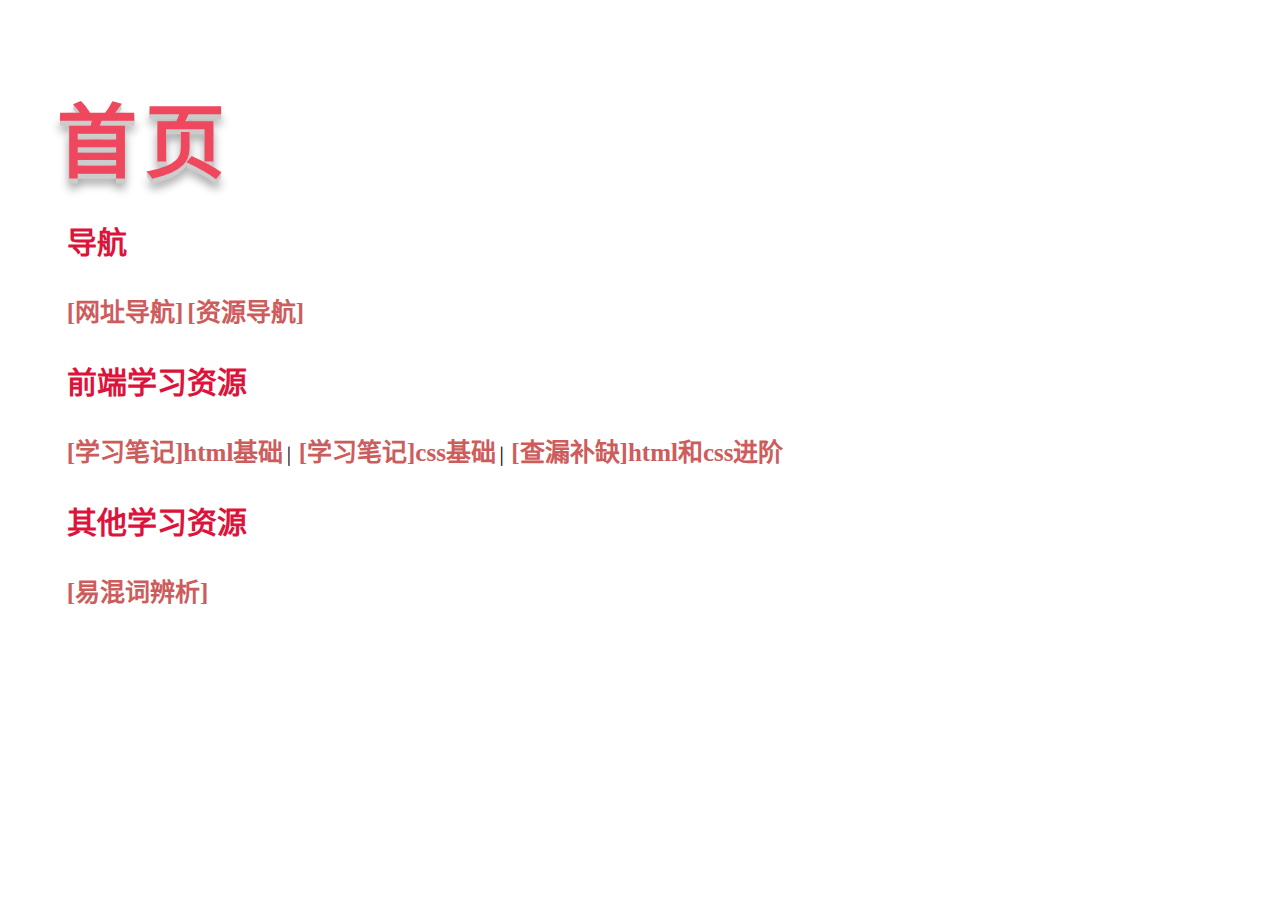
<file: index.html>
<!DOCTYPE html>
<html lang="zh-CN">
<head>
    <meta charset="UTF-8">
    <meta http-equiv="X-UA-Compatible" content="IE=edge">
    <meta name="viewport" content="width=device-width, initial-scale=1.0">
    <title>首页</title>
    <link rel="stylesheet" href="style.css">
</head>
<body style="margin: 15mm;">
    <h1>
        <span>首</span>
        <span>页</span>
    </h1>
    <div class="footer">
        <p>导航</p>
        <a href="main.html">[网址导航]</a>
        <a href="ziyuan.html">[资源导航]</a>
        <p>前端学习资源</p>
        <a href="https://mp.weixin.qq.com/s/lNkLbVL8qWsay8c3krVL8A">[学习笔记]html基础</a>│
        <a href="https://mp.weixin.qq.com/s/zhi3cSU0k4DlHLerta9XXQ">[学习笔记]css基础</a>│
        <a href="https://mp.weixin.qq.com/s/k1nQtg5GAeNKGKI2izlkWQ">[查漏补缺]html和css进阶</a>
        <p>其他学习资源</p>
        <a href="yihunci.html">[易混词辨析]</a>
    </div>
</file>
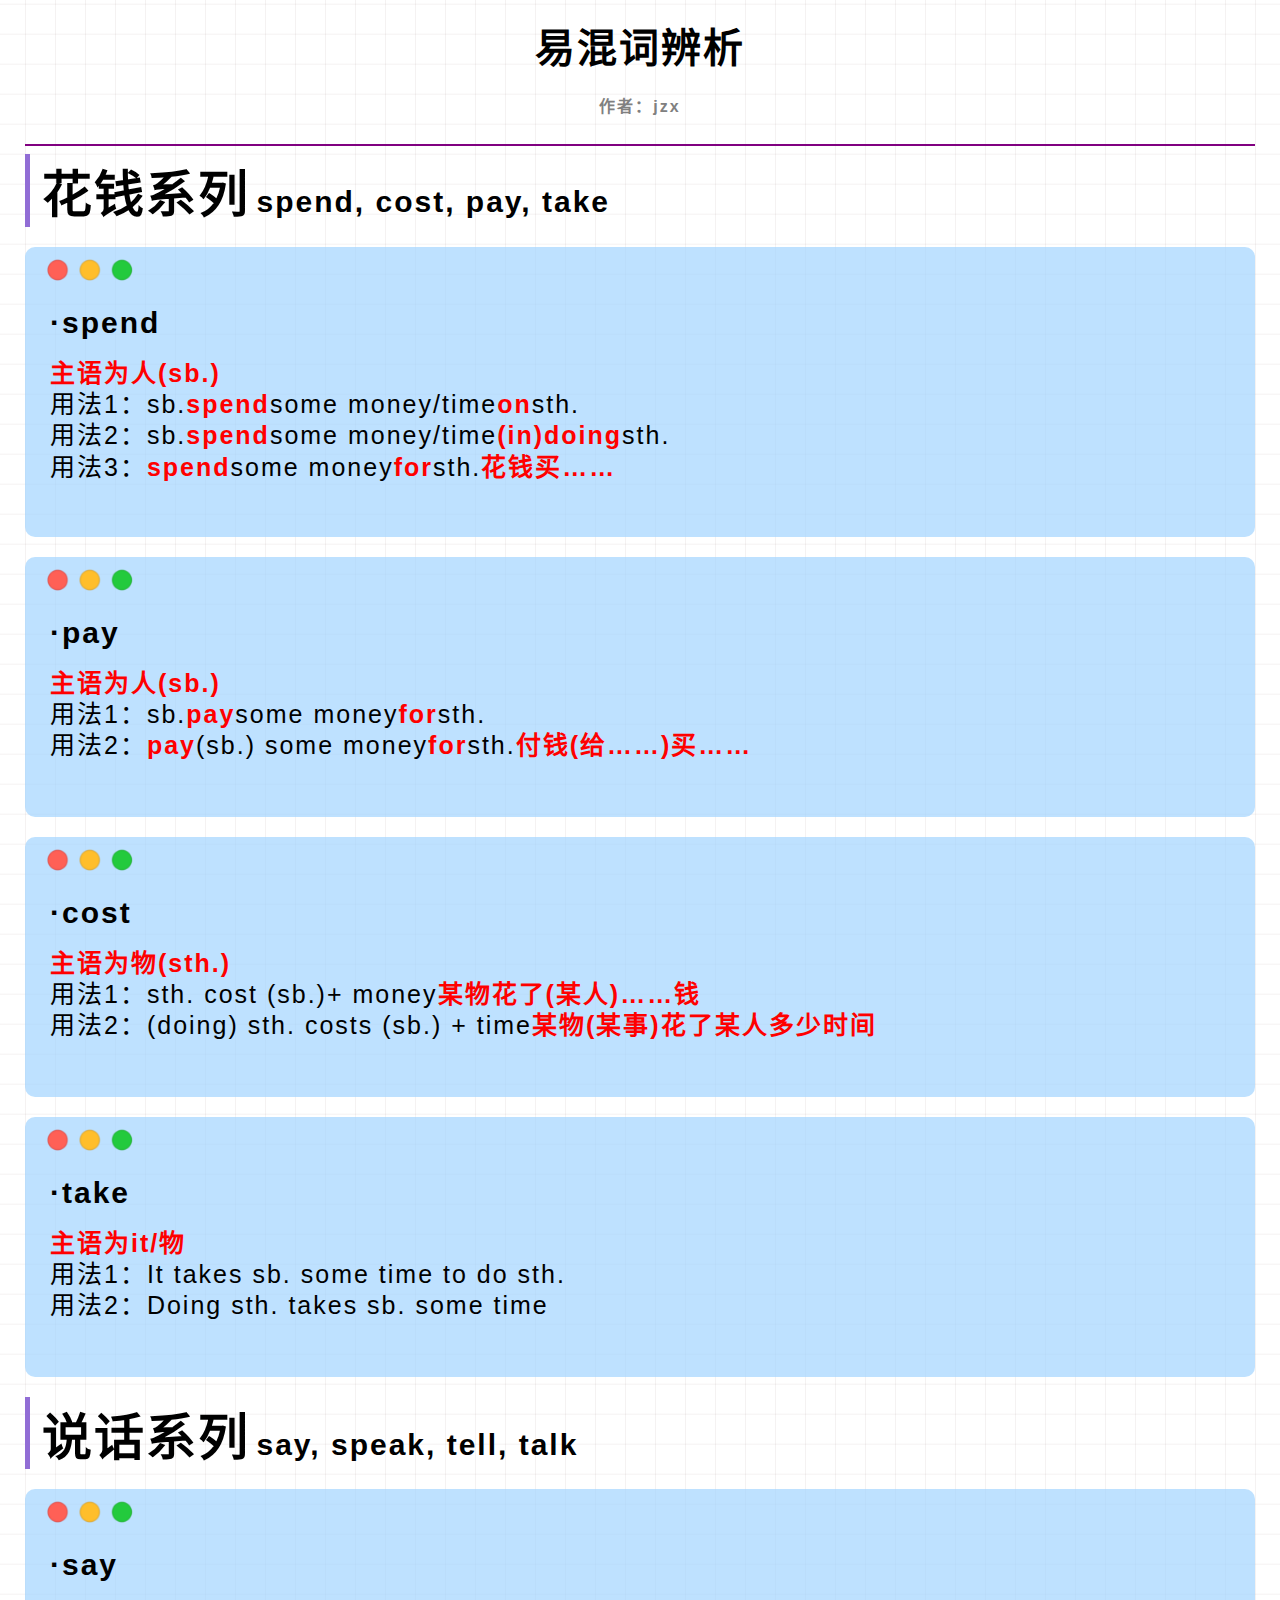
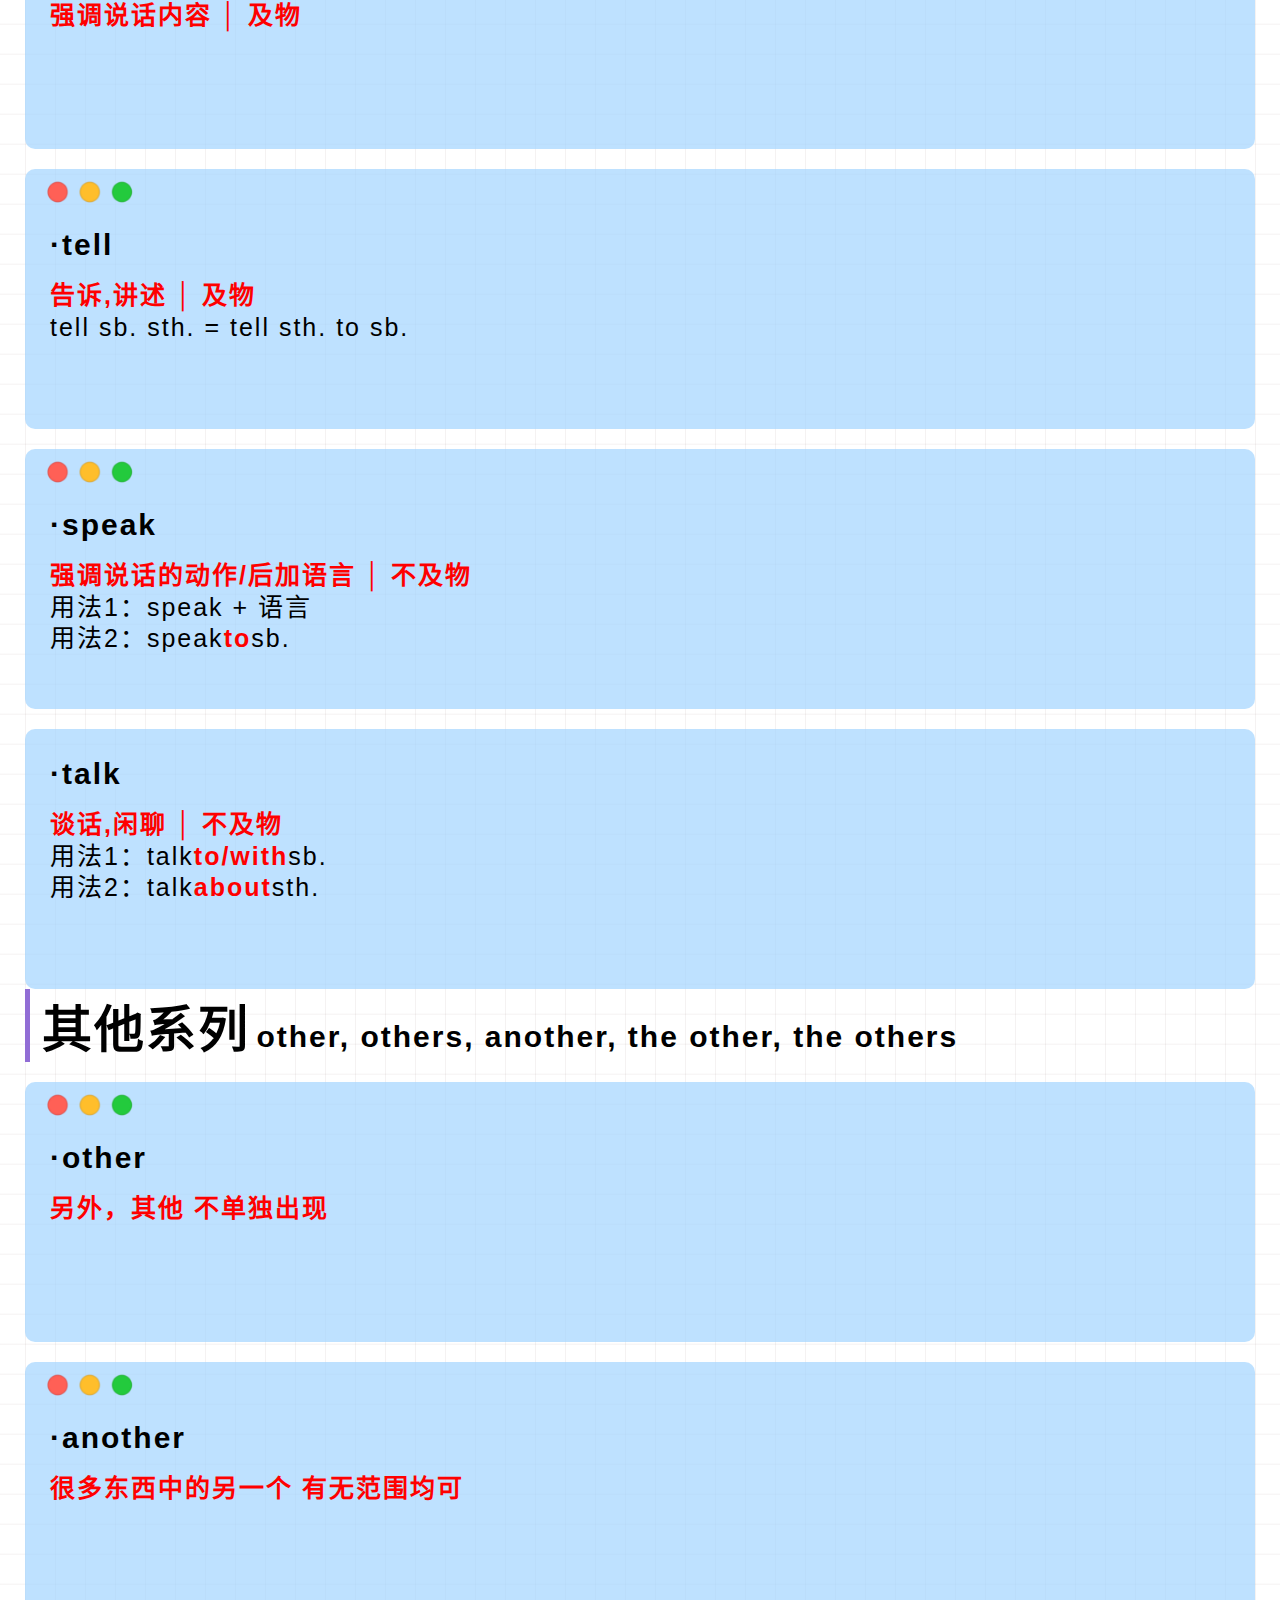
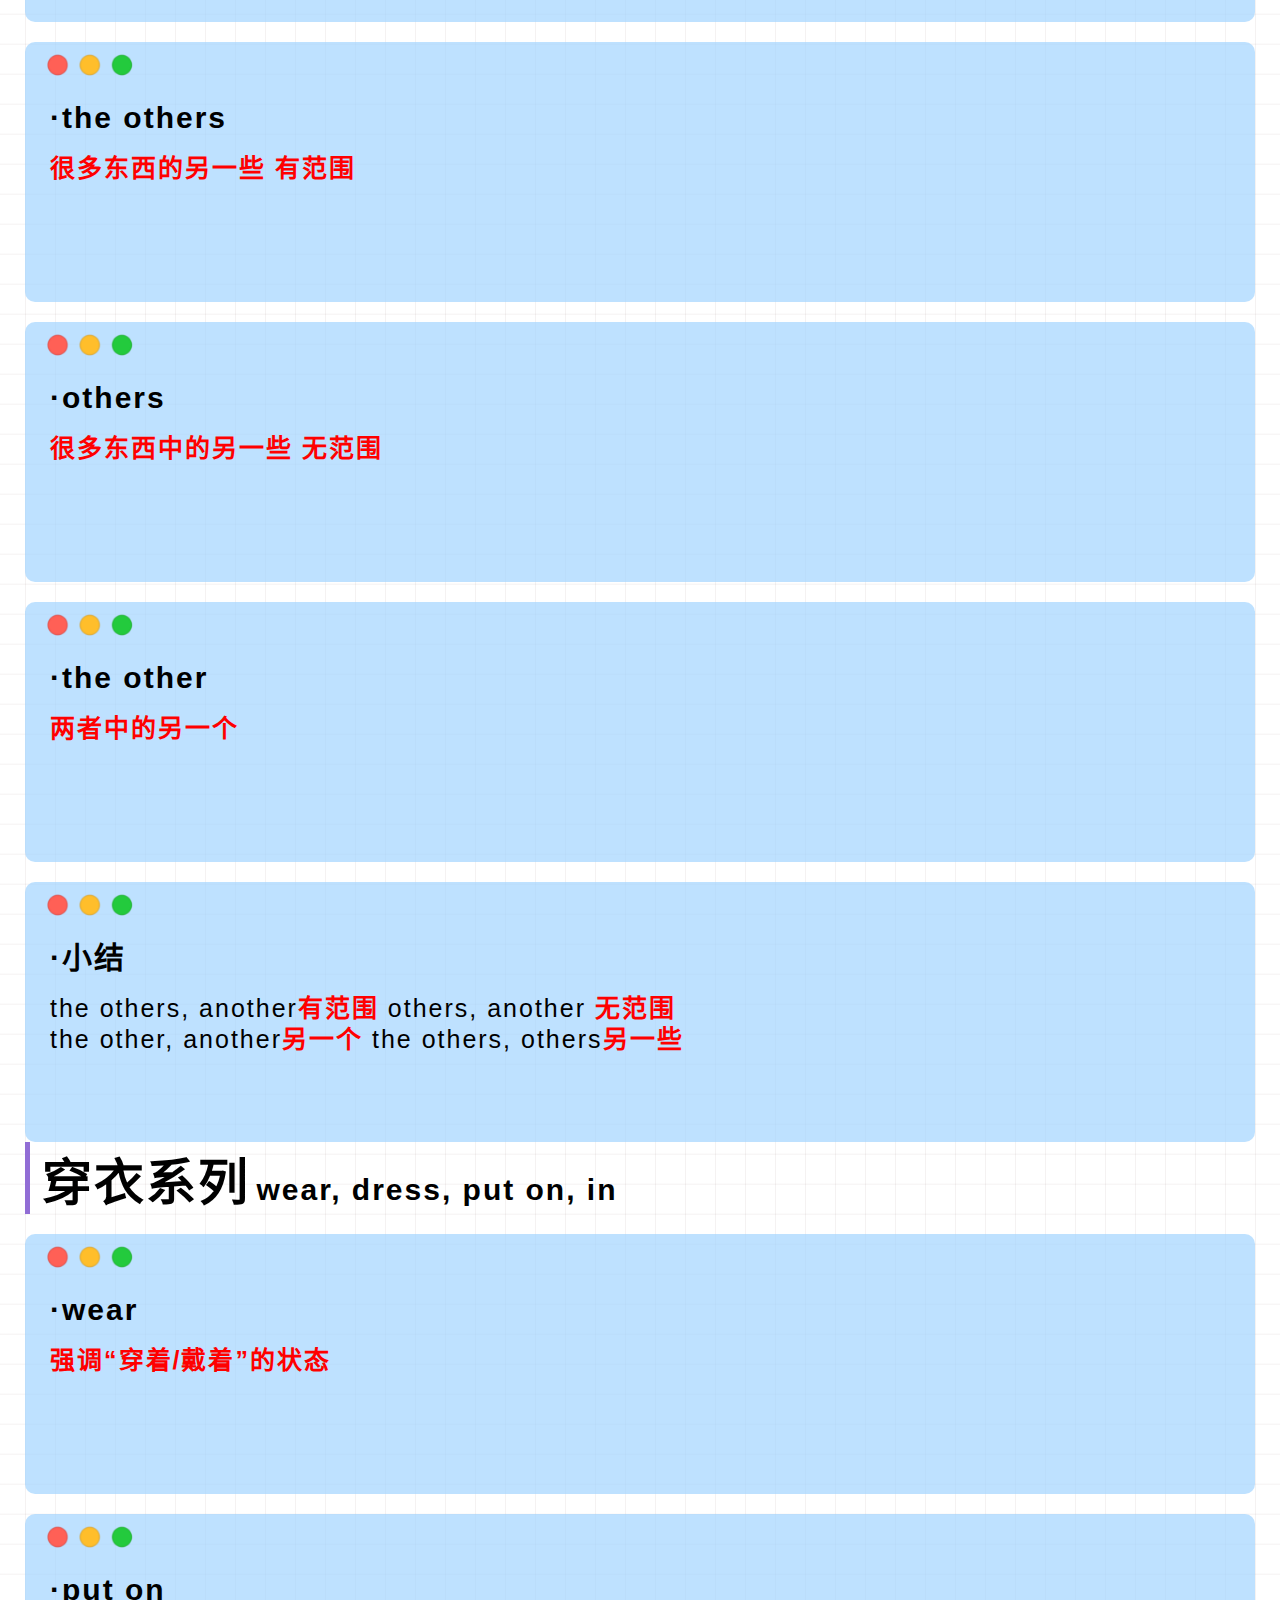
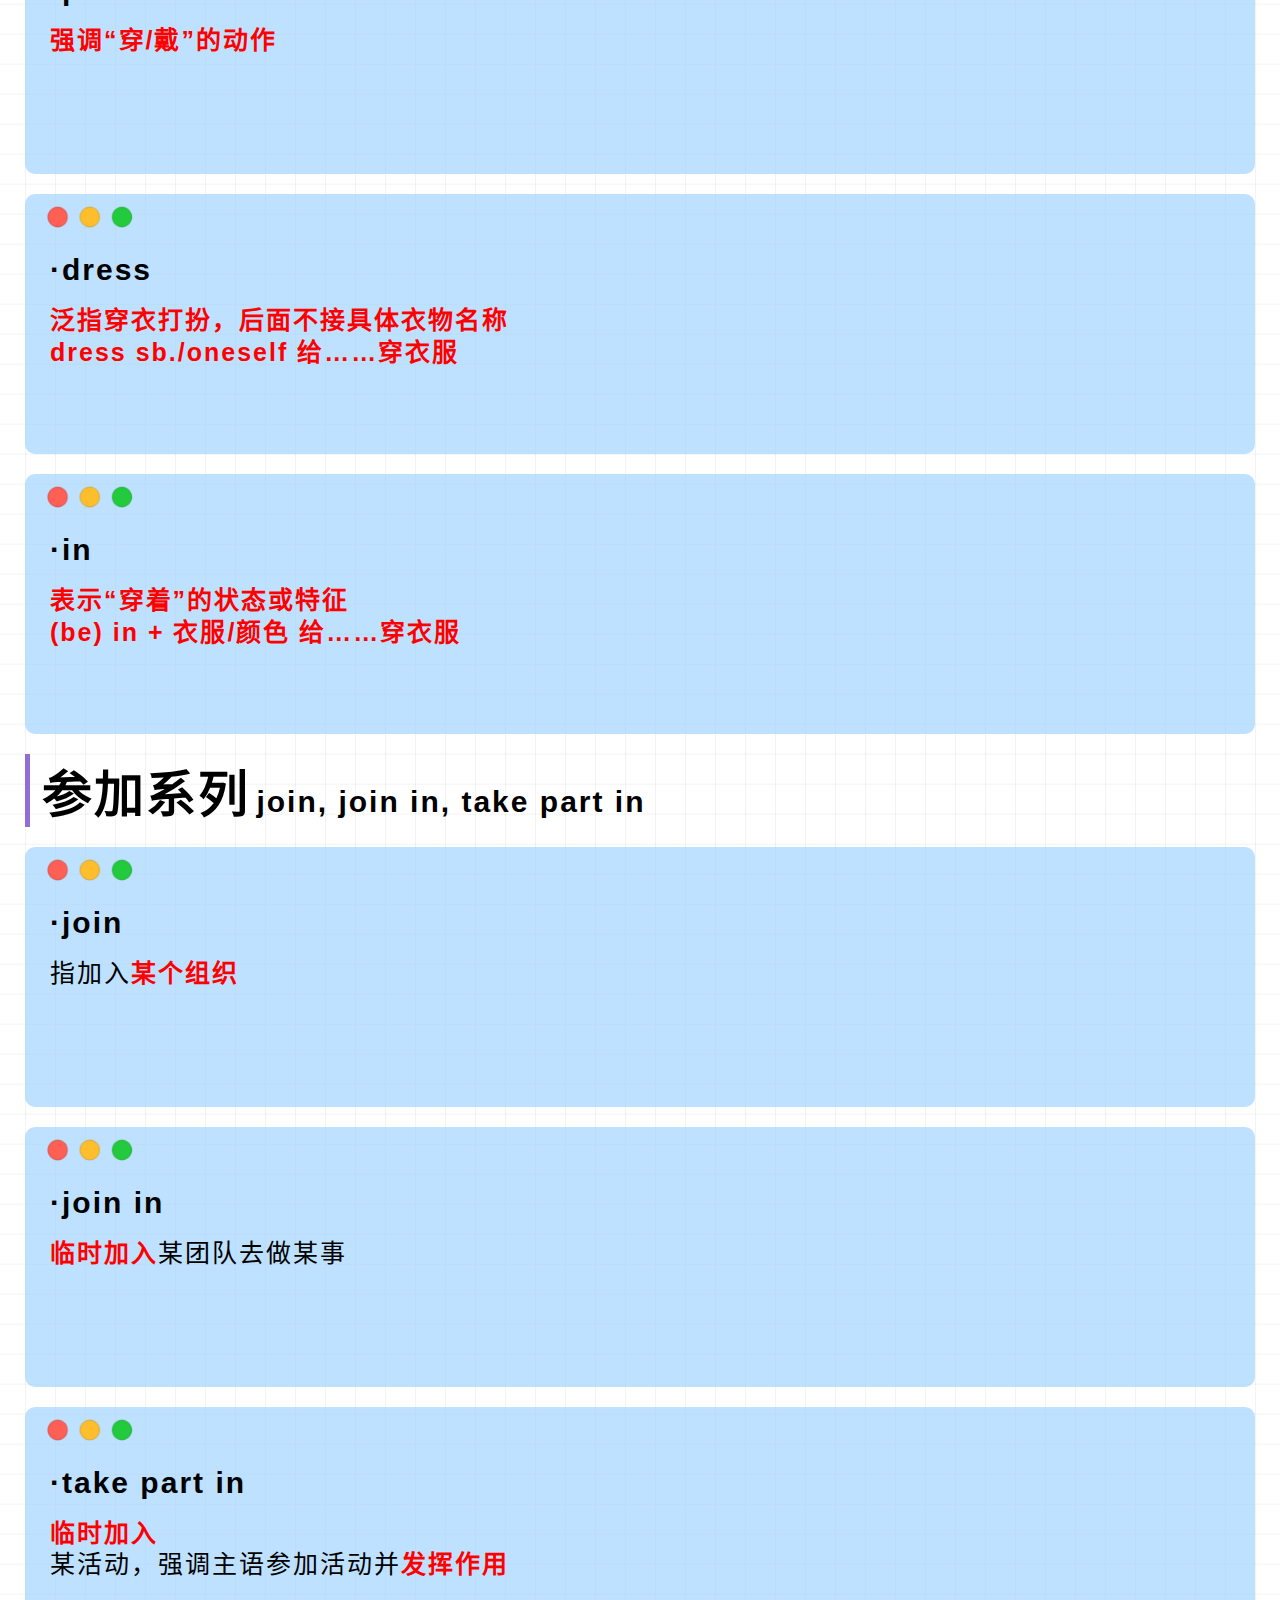
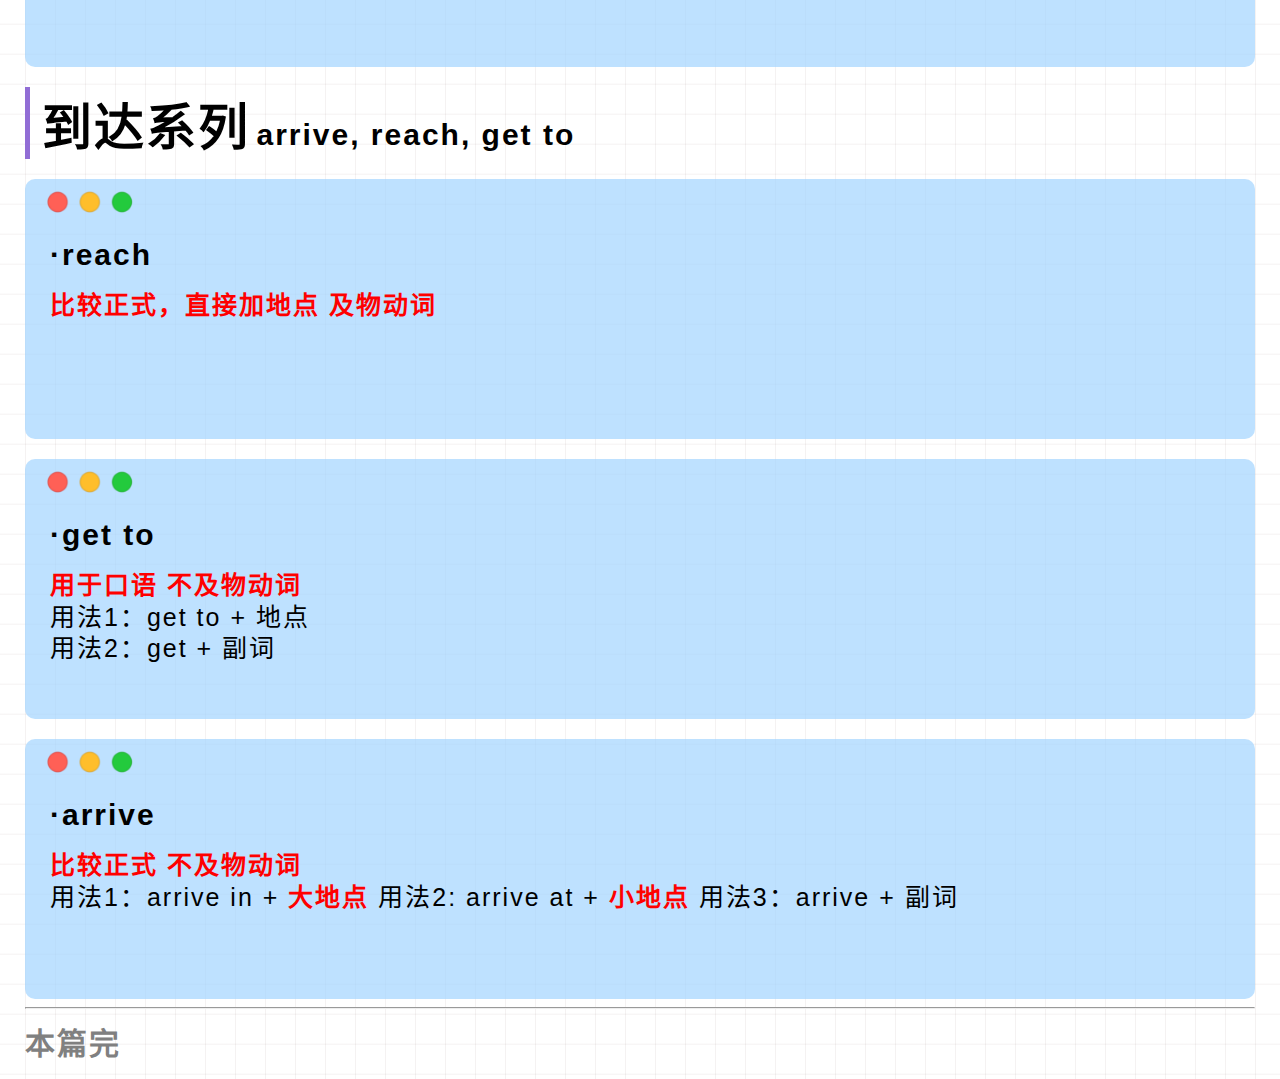
<file: yihunci.html>
<!DOCTYPE html>
<html lang="zh-CN">
<head>
    <meta charset="UTF-8">
    <meta http-equiv="X-UA-Compatible" content="IE=edge">
    <meta name="viewport" content="width=device-width, initial-scale=1.0">
    <title>易混词辨析</title>
    <link rel="stylesheet" href="yihunci.css">
</head>
<body style="margin: 15px;">
    <h1 class="center">易混词辨析</h1>
    <h6 class="center">作者：jzx</h6>
    <hr color="purple">
    <span style="font-size: 50px;display: inline-block;padding-left: 12px;padding-top: 10px;
    border-left: 5px solid rgb(145, 109, 213); font-weight: 700;">花钱系列</span>
    <span style="font-size: 30px;font-weight: 700;line-height: 22px;">spend, cost, pay, take</span>
    <div class="jianju"></div>
    <div class="knowledge" style="height: 280px;">
        <img src="img.png">
        <div class="pra"> 
        <p style="font-weight: 700;font-size: 30px;line-height: 10px;">·spend</p>
        <span class="red">主语为人(sb.)</span><br>
        <span>用法1：sb.</span><span class="red">spend</span><span>some money/time</span><span class="red">on</span><span>sth.</span>
        <br>
        <span>用法2：sb.</span><span class="red">spend</span><span>some money/time</span><span class="red">(in)doing</span><span>sth.</span>
        <br>
        <span>用法3：</span><span class="red">spend</span><span>some money</span><span class="red">for</span><span>sth.</span><span class="red">花钱买……</span>
        </div>
    </div>
    <div class="jianju"></div>
    <div class="knowledge">
        <img src="img.png">
        <div class="pra"> 
        <p style="font-weight: 700;font-size: 30px;line-height: 10px;">·pay</p>
        <span class="red">主语为人(sb.)</span><br>
        <span>用法1：sb.</span><span class="red">pay</span><span>some money</span><span class="red">for</span><span>sth.</span>
        <br>
        <span>用法2：</span><span class="red">pay</span><span>(sb.) some money</span><span class="red">for</span><span>sth.</span><span class="red">付钱(给……)买……</span>
        </div>
    </div>
    <div class="jianju"></div>
    <div class="knowledge">
        <img src="img.png">
        <div class="pra"> 
        <p style="font-weight: 700;font-size: 30px;line-height: 10px;">·cost</p>
        <span class="red">主语为物(sth.)</span><br>
        <span>用法1：sth. cost (sb.)+ money</span><span class="red">某物花了(某人)……钱</span>
        <br>
        <span>用法2：(doing) sth. costs (sb.) + time</span><span class="red">某物(某事)花了某人多少时间</span>
        </div>
    </div>
    <div class="jianju"></div>
    <div class="knowledge">
        <img src="img.png">
        <div class="pra"> 
        <p style="font-weight: 700;font-size: 30px;line-height: 10px;">·take</p>
        <span class="red">主语为it/物</span><br>
        <span>用法1：It takes sb. some time to do sth.</span>
        <br>
        <span>用法2：Doing sth. takes sb. some time</span>
        </div>
    </div>
    <div class="jianju"></div>
    <span style="font-size: 50px;display: inline-block;padding-left: 12px;padding-top: 10px;
    border-left: 5px solid rgb(145, 109, 213); font-weight: 700;">说话系列</span>
    <span style="font-size: 30px;font-weight: 700;line-height: 22px;">say, speak, tell, talk</span>
    <div class="jianju"></div>
    <div class="knowledge">
        <img src="img.png">
        <div class="pra"> 
        <p style="font-weight: 700;font-size: 30px;line-height: 10px;">·say</p>
        <span class="red">强调说话内容  │  及物</span><br>
        </div>
    </div>
    <div class="jianju"></div>
    <div class="knowledge">
        <img src="img.png">
        <div class="pra"> 
        <p style="font-weight: 700;font-size: 30px;line-height: 10px;">·tell</p>
        <span class="red">告诉,讲述  │  及物</span><br>
        <span>tell sb. sth. = tell sth. to sb.</span>
        </div>
    </div>
    <div class="jianju"></div>
    <div class="knowledge">
        <img src="img.png">
        <div class="pra"> 
        <p style="font-weight: 700;font-size: 30px;line-height: 10px;">·speak</p>
        <span class="red">强调说话的动作/后加语言  │  不及物</span><br>
        <span>用法1：speak + 语言</span><br>
        <span>用法2：speak</span><span class="red">to</span><span>sb.</span>
        </div>
    </div>
    <div class="jianju"></div>
    <div class="knowledge"
        <img src="img.png">
        <div class="pra"> 
        <p style="font-weight: 700;font-size: 30px;line-height: 10px;">·talk</p>
        <span class="red">谈话,闲聊  │  不及物</span><br>
        <span>用法1：talk</span><span class="red">to/with</span><span>sb.</span><br>
        <span>用法2：talk</span><span class="red">about</span><span>sth.</span>
        </div>
    </div>
    <!--其他系列-->
    <span style="font-size: 50px;display: inline-block;padding-left: 12px;padding-top: 10px;
    border-left: 5px solid rgb(145, 109, 213); font-weight: 700;">其他系列</span>
    <span style="font-size: 30px;font-weight: 700;line-height: 22px;">other, others, another, the other, the others</span>
    <div class="jianju"></div>
    <div class="knowledge">
        <img src="img.png">
        <div class="pra"> 
        <p style="font-weight: 700;font-size: 30px;line-height: 10px;">·other</p>
        <span class="red">另外，其他  不单独出现</span><br>
        </div>
    </div>
    <div class="jianju"></div>
    <div class="knowledge">
        <img src="img.png">
        <div class="pra"> 
        <p style="font-weight: 700;font-size: 30px;line-height: 10px;">·another</p>
        <span class="red">很多东西中的另一个  有无范围均可</span><br>
        </div>
    </div>
    <div class="jianju"></div>
    <div class="knowledge">
        <img src="img.png">
        <div class="pra"> 
        <p style="font-weight: 700;font-size: 30px;line-height: 10px;">·the others</p>
        <span class="red">很多东西的另一些  有范围</span><br>
        </div>
    </div>
    <div class="jianju"></div>
    <div class="knowledge">
        <img src="img.png">
        <div class="pra"> 
        <p style="font-weight: 700;font-size: 30px;line-height: 10px;">·others</p>
        <span class="red">很多东西中的另一些  无范围</span><br>
        </div>
    </div>
    <div class="jianju"></div>
    <div class="knowledge">
        <img src="img.png">
        <div class="pra"> 
        <p style="font-weight: 700;font-size: 30px;line-height: 10px;">·the other</p>
        <span class="red">两者中的另一个</span><br>
        </div>
    </div>
    <div class="jianju"></div>
    <div class="knowledge">
        <img src="img.png">
        <div class="pra"> 
        <p style="font-weight: 700;font-size: 30px;line-height: 10px;">·小结</p>
        <span>the others, another</span><span class="red">有范围</span>  <span>others, another</span>
        <span class="red">无范围</span><br><span>the other, another</span><span class="red">另一个</span>  
        <span>the others, others</span><span class="red">另一些</span>
        </div>
    </div>
     <span style="font-size: 50px;display: inline-block;padding-left: 12px;padding-top: 10px;
    border-left: 5px solid rgb(145, 109, 213); font-weight: 700;">穿衣系列</span>
    <span style="font-size: 30px;font-weight: 700;line-height: 22px;">wear, dress, put on, in</span>
    <div class="jianju"></div>
    <div class="knowledge">
        <img src="img.png">
        <div class="pra"> 
        <p style="font-weight: 700;font-size: 30px;line-height: 10px;">·wear</p>
            <span class="red">强调“穿着/戴着”的状态</span>
        </div>
    </div>
    <div class="jianju"></div>
    <div class="knowledge">
        <img src="img.png">
        <div class="pra"> 
        <p style="font-weight: 700;font-size: 30px;line-height: 10px;">·put on</p>
            <span class="red">强调“穿/戴”的动作</span>
        </div>
    </div>
    <div class="jianju"></div>
    <div class="knowledge">
        <img src="img.png">
        <div class="pra"> 
        <p style="font-weight: 700;font-size: 30px;line-height: 10px;">·dress</p>
            <span class="red">泛指穿衣打扮，后面不接具体衣物名称</span><br>
        <span class="red">dress  sb./oneself 给……穿衣服</span>
        </div>
    </div>
<div class="jianju"></div>
    <div class="knowledge">
        <img src="img.png">
        <div class="pra"> 
        <p style="font-weight: 700;font-size: 30px;line-height: 10px;">·in</p>
            <span class="red">表示“穿着”的状态或特征</span><br>
        <span class="red">(be) in + 衣服/颜色 给……穿衣服</span>
        </div>
    </div>
<div class="jianju"></div>
<span style="font-size: 50px;display: inline-block;padding-left: 12px;padding-top: 10px;
    border-left: 5px solid rgb(145, 109, 213); font-weight: 700;">参加系列</span>
    <span style="font-size: 30px;font-weight: 700;line-height: 22px;">join, join in, take part in</span>
    <div class="jianju"></div>
    <div class="knowledge">
        <img src="img.png">
        <div class="pra"> 
        <p style="font-weight: 700;font-size: 30px;line-height: 10px;">·join</p>
            指加入<span class="red">某个组织</span>
        </div>
    </div>
    <div class="jianju"></div>
    <div class="knowledge">
        <img src="img.png">
        <div class="pra"> 
        <p style="font-weight: 700;font-size: 30px;line-height: 10px;">·join in</p>
            <span class="red">临时加入</span>某团队去做某事
        </div>
    </div>
    <div class="jianju"></div>
    <div class="knowledge">
        <img src="img.png">
        <div class="pra"> 
        <p style="font-weight: 700;font-size: 30px;line-height: 10px;">·take part in</p>
            <span class="red">临时加入</span><br>某活动，强调主语参加活动并<span class="red">发挥作用</span>
        </div>
    </div>
    <div class="jianju"></div>
    <span style="font-size: 50px;display: inline-block;padding-left: 12px;padding-top: 10px;
    border-left: 5px solid rgb(145, 109, 213); font-weight: 700;">到达系列</span>
    <span style="font-size: 30px;font-weight: 700;line-height: 22px;">arrive, reach, get to</span>
    <div class="jianju"></div>
    <div class="knowledge">
        <img src="img.png">
        <div class="pra"> 
        <p style="font-weight: 700;font-size: 30px;line-height: 10px;">·reach</p>
            <span class="red">比较正式，直接加地点  及物动词</span>
        </div>
    </div>
    <div class="jianju"></div>
    <div class="knowledge">
        <img src="img.png">
        <div class="pra"> 
        <p style="font-weight: 700;font-size: 30px;line-height: 10px;">·get to</p>
            <span class="red">用于口语  不及物动词</span><br>
            <span>用法1：get to + 地点 </span><br>
            <span>用法2：get + 副词</span>
        </div>
    </div>
    <div class="jianju"></div>
    <div class="knowledge">
        <img src="img.png">
        <div class="pra"> 
        <p style="font-weight: 700;font-size: 30px;line-height: 10px;">·arrive</p>
            <span class="red">比较正式  不及物动词</span><br>
            <span>用法1：arrive in + </span><span class="red">大地点</span>
            <span>用法2: arrive at + </span><span class="red">小地点</span>
            <span>用法3：arrive + 副词</span>
        </div>
    </div>
<hr>
    <p style="color: gray; size: 10px;">本篇完</p>
</body>
</html>
</file>
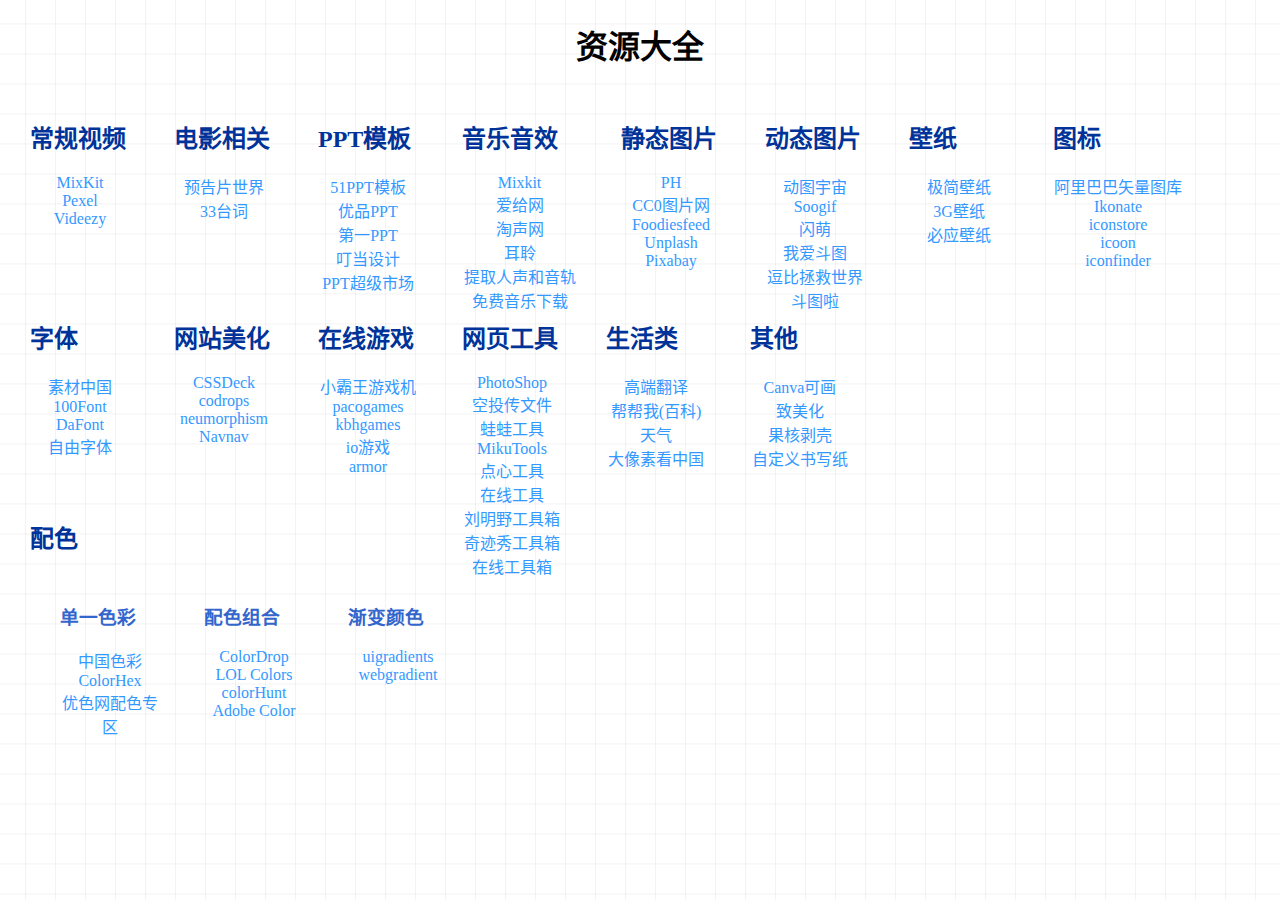
<file: ziyuan.html>
<!DOCTYPE html>
<html lang="zh-CN">

<head>
    <meta charset="UTF-8">
    <meta http-equiv="X-UA-Compatible" content="IE=edge">
    <meta name="viewport" content="width=device-width, initial-scale=1.0">
    <title>资源大全</title>
    <link rel="stylesheet" href="ziyuan.css">
</head>

<body>
    <h1 style="text-align: center">资源大全</h1>
    <div>
        <h2>常规视频</h2>
        <a href="https://mixkit.co/free-stock-video/">MixKit</a>
        <a href="https://www.pexels.com/zh-cn/video/">Pexel</a>
        <a href="https://www.videezy.com/">Videezy</a>
    </div>
    <div>
        <h2>电影相关</h2>
        <a href="https://www.yugaopian.cn/">预告片世界</a>
        <a href="http://33.agilestudio.cn/">33台词</a>
    </div>
    <div>
        <h2>PPT模板</h2>
        <a href="http://www.51pptmoban.com/">51PPT模板</a>
        <a href="https://www.ypppt.com/">优品PPT</a>
        <a href="http://www.1ppt.com/">第一PPT</a>
        <a href="https://www.dingdangsheji.com/">叮当设计</a>
        <a href="http://ppt.sotary.com/web/wxapp/index.html">PPT超级市场</a>
    </div>
    <div style="width:115px">
        <h2>音乐音效</h2>
        <a href="https://mixkit.co/free-stock-music/">Mixkit</a>
        <a href="https://www.aigei.com/">爱给网</a>
        <a href="https://www.tosound.com/">淘声网</a>
        <a href="https://www.ear0.com/">耳聆</a>
        <a href="https://www.lalal.ai/zh-hans/">提取人声和音轨</a>
        <a href="http://tool.liumingye.cn/music/?page=searchPage">免费音乐下载</a>
    </div>
    <div>
        <h2>静态图片</h2>
        <a href="https://pxhere.com/">PH</a>
        <a href="https://cc0.cn/">CC0图片网</a>
        <a href="https://www.foodiesfeed.com/">Foodiesfeed</a>
        <a href="https://unsplash.com/">Unplash</a>
        <a href="https://pixabay.com/">Pixabay</a>
    </div>
    <div>
        <h2>动态图片</h2>
        <a href="https://biaoqingsoso.com/">动图宇宙</a>
        <a href="https://www.soogif.com/">Soogif</a>
        <a href="http://www.weshineapp.com/">闪萌</a>
        <a href="http://www52doutu.cn">我爱斗图</a>
        <a href="https://www.dbbqb.com">逗比拯救世界</a>
        <a href="https://www.doutula.com">斗图啦</a>
    </div>
    <div>
        <h2>壁纸</h2>
        <a href="https://bz.zzzmh.cn/index">极简壁纸</a>
        <a href="https://www.3gbizhi.com/">3G壁纸</a>
        <a href="https://bing.ioliu.cn/">必应壁纸</a>
    </div>
    <div style="width:130px">
        <h2>图标</h2>
        <a href="https://www.iconfont.cn/">阿里巴巴矢量图库</a>
        <a href="https://ikonate.com/">Ikonate</a>
        <a href="https://iconstore.co/">iconstore</a>
        <a href="https://icooon-mono.com/">icoon</a>
        <a href="https://www.iconfinder.com/">iconfinder</a>
    </div>
    <div>
        <h2>字体</h2>
        <a href="http://www.sccnn.com/ziku/">素材中国</a>
        <a href="https://www.100font.com/">100Font</a>
        <a href="https://www.dafont.com/">DaFont</a>
        <a href="https://ziyouziti.com/">自由字体</a>
    </div>
    <div>
        <h2>网站美化</h2>
        <a href="https://cssdeck.com/">CSSDeck</a>
        <a href="https://tympanus.net/codrops/">codrops</a>
        <a href="https://neumorphism.io/">neumorphism</a>
        <a href="http://navnav.co/">Navnav</a>
    </div>
    <div>
        <h2>在线游戏</h2>
        <a href="https://www.yikm.net/">小霸王游戏机</a>
        <a href="https://www.pacogames.com/">pacogames</a>
        <a href="https://kbhgames.com/">kbhgames</a>
        <a href="http://www.iogames.space/">io游戏</a>
        <a href="https://armorgames.com/">armor</a>
            
    </div>
    <div>
        <h2>网页工具</h2>
        <a href="https://ps.gaoding.com/#/">PhotoShop</a>
        <a href="https://airportal.cn/">空投传文件</a>
        <a href="https://www.iamwawa.cn/">蛙蛙工具</a>
        <a href="https://tools.miku.ac/">MikuTools</a>
        <a href="https://www.shulijp.com/index.html">点心工具</a>
        <a href="https://tool.lu/">在线工具</a>
        <a href="http://tool.liumingye.cn/">刘明野工具箱</a>
        <a href="https://www.qijishow.com/down/index.html">奇迹秀工具箱</a>
        <a href="https://www.toolzl.com/">在线工具箱</a>
    </div>
    <div>
        <h2>生活类</h2>
        <a href="https://www.deepl.com/translator">高端翻译</a>
        <a href="https://zh.wikihow.com/%E9%A6%96%E9%A1%B5">帮帮我(百科)</a>
        <a href="https://www.windy.com/">天气</a>
        <a href="http://www.bigpixel.cn/index.html">大像素看中国</a>
    </div>    
    <div>
        <h2>其他</h2>
        <a href="https://www.canva.cn/">Canva可画</a>
        <a href="https://zhutix.com/">致美化</a>
        <a href="https://www.ghxi.com/">果核剥壳</a>
        <a href="https://www.mygraphpaper.com/index.php?lang=zh-hans">自定义书写纸</a>
    </div>
    
    <div id="peise">
            <h2>配色</h2>
        <div>
            <h3>单一色彩</h3>
            <a href="http://zhongguose.com/">中国色彩</a>
            <a href="https://www.colorhexa.com/">ColorHex</a>
            <a href="https://color.uisdc.com/">优色网配色专区</a>
        </div>
        <div>
            <h3>配色组合</h3>
            <a href="https://www.colordrop.io/">ColorDrop</a>
            <a href="https://www.webdesignrankings.com/resources/lolcolors/">LOL Colors</a>
            <a href="https://colorhunt.co/">colorHunt</a>
            <a href="https://color.adobe.com/zh/create/color-wheel">Adobe Color</a>
        </div>
        <div>
            <h3>渐变颜色</h3>
            <a href="https://uigradients.com/#PiggyPink">uigradients</a>
            <a href="https://webgradients.com/">webgradient</a>
        </div>
    </div>
</body>

</html>
</file>
<file: style.css>
div {
    width: 200px;
    height: 200px;
    display: inline-block;
    margin: 10px;
 }
 .footer p{
     color: crimson;
     font-size: 30px;
     font-weight: 700;
     font-family: "Microsoft Yahei";
 }
 .footer a{
     color: indianred;
     font-size: 25px; font-family: "Microsoft Yahei"; font-weight: 700;
     text-decoration: none;
 }
 .footer{
     width: 1400px;
 }
h1 {
  height: 100px;
}

h1 span {
  position: relative;
  top: 20px;
  display: inline-block;
  animation: bounce .3s ease infinite alternate;
  font-family:"Microsoft Yahei";
  font-weight: 700px;
  font-size: 80px;
  color: #ef475d;
  text-shadow: 0 1px 0 #CCC,
               0 2px 0 #CCC,
               0 3px 0 #CCC,
               0 4px 0 #CCC,
               0 5px 0 #CCC,
               0 6px 0 transparent,
               0 7px 0 transparent,
               0 8px 0 transparent,
               0 9px 0 transparent,
               0 10px 10px rgba(0, 0, 0, .4);
}

h1 span:nth-child(2) { animation-delay: .1s; }
h1 span:nth-child(3) { animation-delay: .2s; }
h1 span:nth-child(4) { animation-delay: .3s; }
h1 span:nth-child(5) { animation-delay: .4s; }
h1 span:nth-child(6) { animation-delay: .5s; }
h1 span:nth-child(7) { animation-delay: .6s; }
h1 span:nth-child(8) { animation-delay: .7s; }

@keyframes bounce {
  100% {
    top: -20px;
    text-shadow: 0 1px 0 #CCC,
                 0 2px 0 #CCC,
                 0 3px 0 #CCC,
                 0 4px 0 #CCC,
                 0 5px 0 #CCC,
                 0 6px 0 #CCC,
                 0 7px 0 #CCC,
                 0 8px 0 #CCC,
                 0 9px 0 #CCC,
                 0 50px 25px rgba(0, 0, 0, .2);
  }
}
</file>
<file: yihunci.css>
.center {
     text-align: center;
}
 h1 {
     font-size: 2.5rem;
     line-height: 2.625rem;
}
 h6{
     font-size: 1rem;
     line-height: 0.0625rem;
     color: hsl(0, 0%, 50%);
}
 body {
     color: black;
     padding-right: 0.625rem;
     padding-left: 0.625rem;
     word-break: break-word;
     overflow-wrap: break-word;
     text-align: left;
     line-height: 1.25;
     font-family: "Microsoft Yahei", Helvetica, sans-serif;
     letter-spacing: 0.125rem;
     background-image: linear-gradient(90deg, rgba(50, 0, 0, 0.05) 3%, rgba(0, 0, 0, 0) 3%), linear-gradient(360deg, rgba(50, 0, 0, 0.05) 3%, rgba(0, 0, 0, 0) 3%);
     background-size: 1.875rem 1.875rem;
     background-position: center center;
}
 .red {
     color: red;
     font-weight: 700;
}
 .jianju {
     height: 1.25rem;
}
 .knowledge{
     min-height: 15.625rem;
     background: rgba(160, 211, 255, 0.685);
     border-radius: 0.625rem;
     padding-top: 0.625rem;
     margin: 0 auto;
}
 .pra{
     padding-left: 1.5625rem;
     font-size: 1.5625rem;
}
img {
     padding-left: 1.25rem;
}
 p {
     font-weight: 700;
     font-size: 1.875rem;
     line-height: 0.625rem;
}
</file>
<file: ziyuan.css>
body {
     margin: auto;
     background-image: linear-gradient(90deg, rgba(50, 0, 0, 0.05) 3%, rgba(0, 0, 0, 0) 3%), linear-gradient(360deg, rgba(50, 0, 0, 0.05) 3%, rgba(0, 0, 0, 0) 3%);
     background-size: 1.875rem 1.875rem;
     background-position: center center;
}
 div {
     display: inline-block;
     margin: 0.625rem;
     margin-left: 1.875rem;
     width: 6.25rem;
     height: 11.25rem;
     vertical-align: top;
}
 a {
     display: block;
     text-align: center;
     color: #3399ff;
     text-decoration: none;
}
 h2 {
     color: #003399;
     text-align: ;
}
 h3 {
     color: #3366cc;
}
#peise {
    display: inline-block;
    width: 400px;
    margin-bottom: 0px;
    width:auto;
}
</file>
